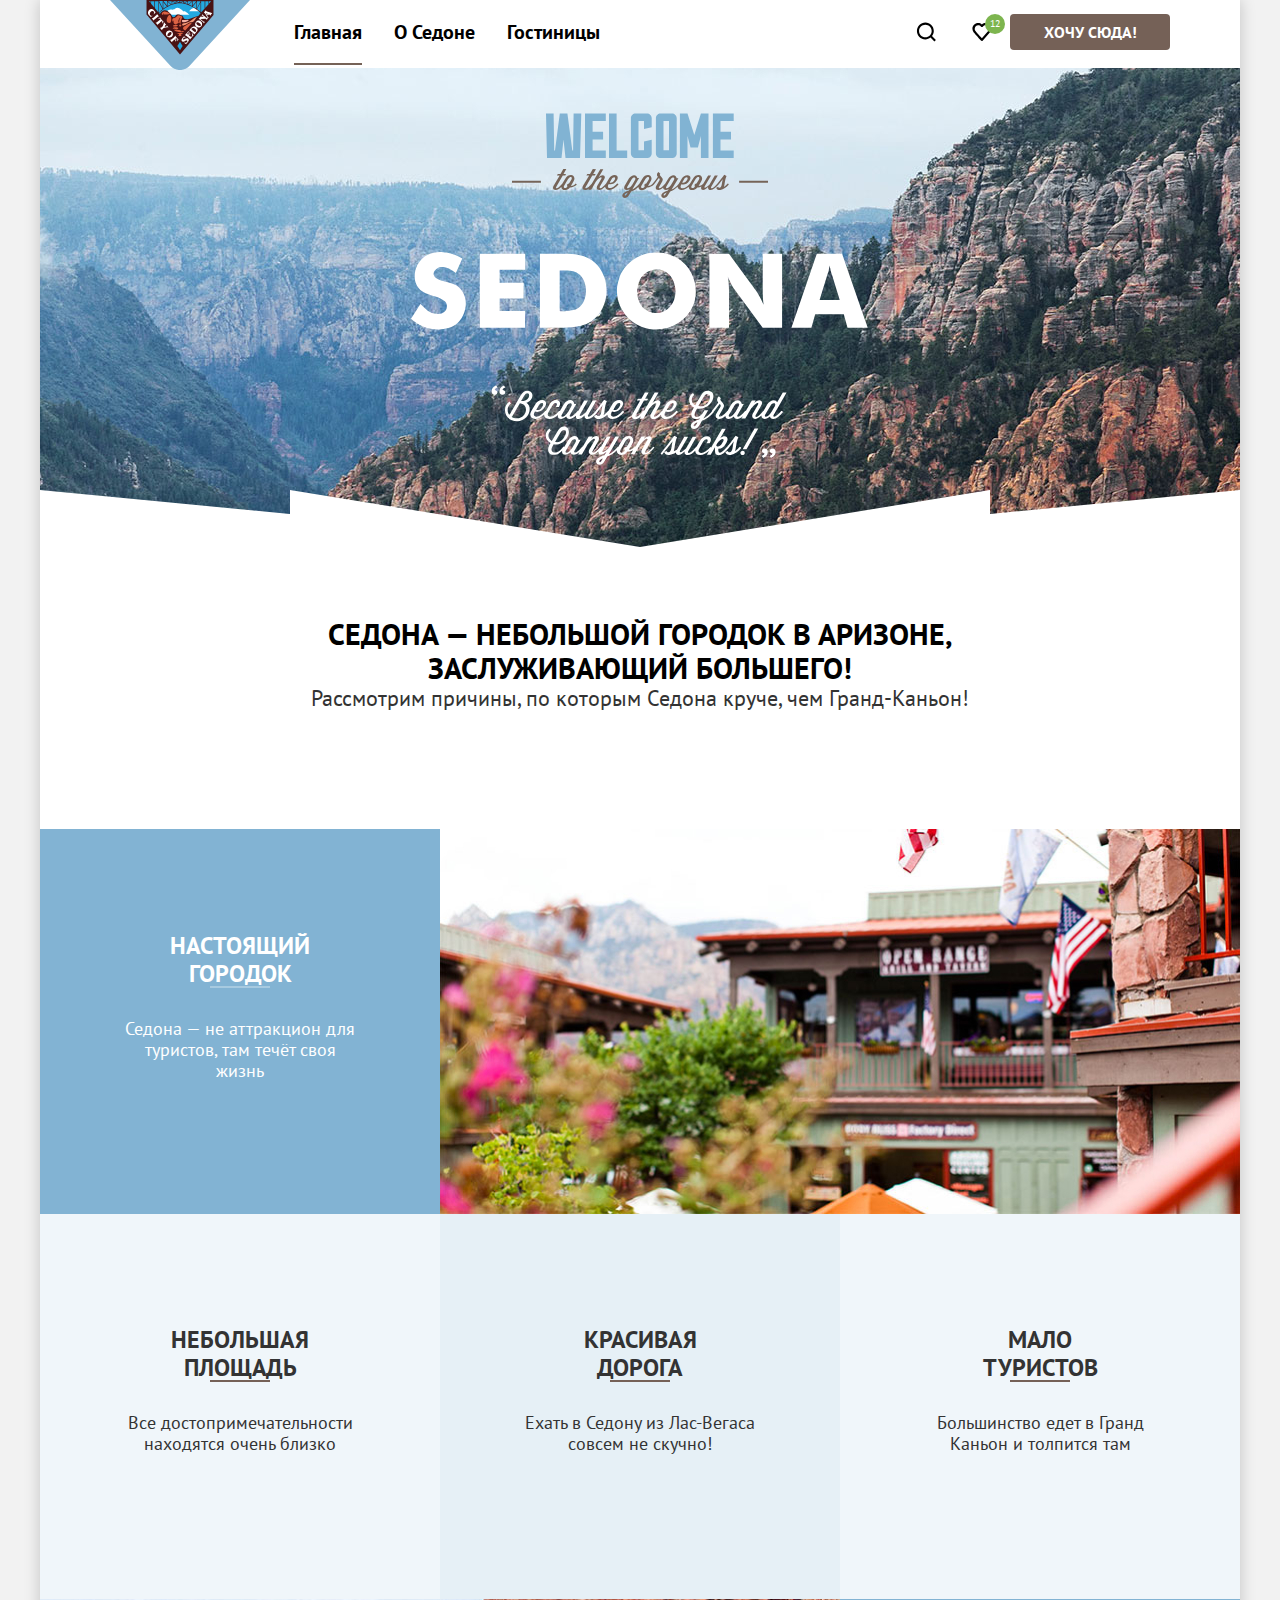
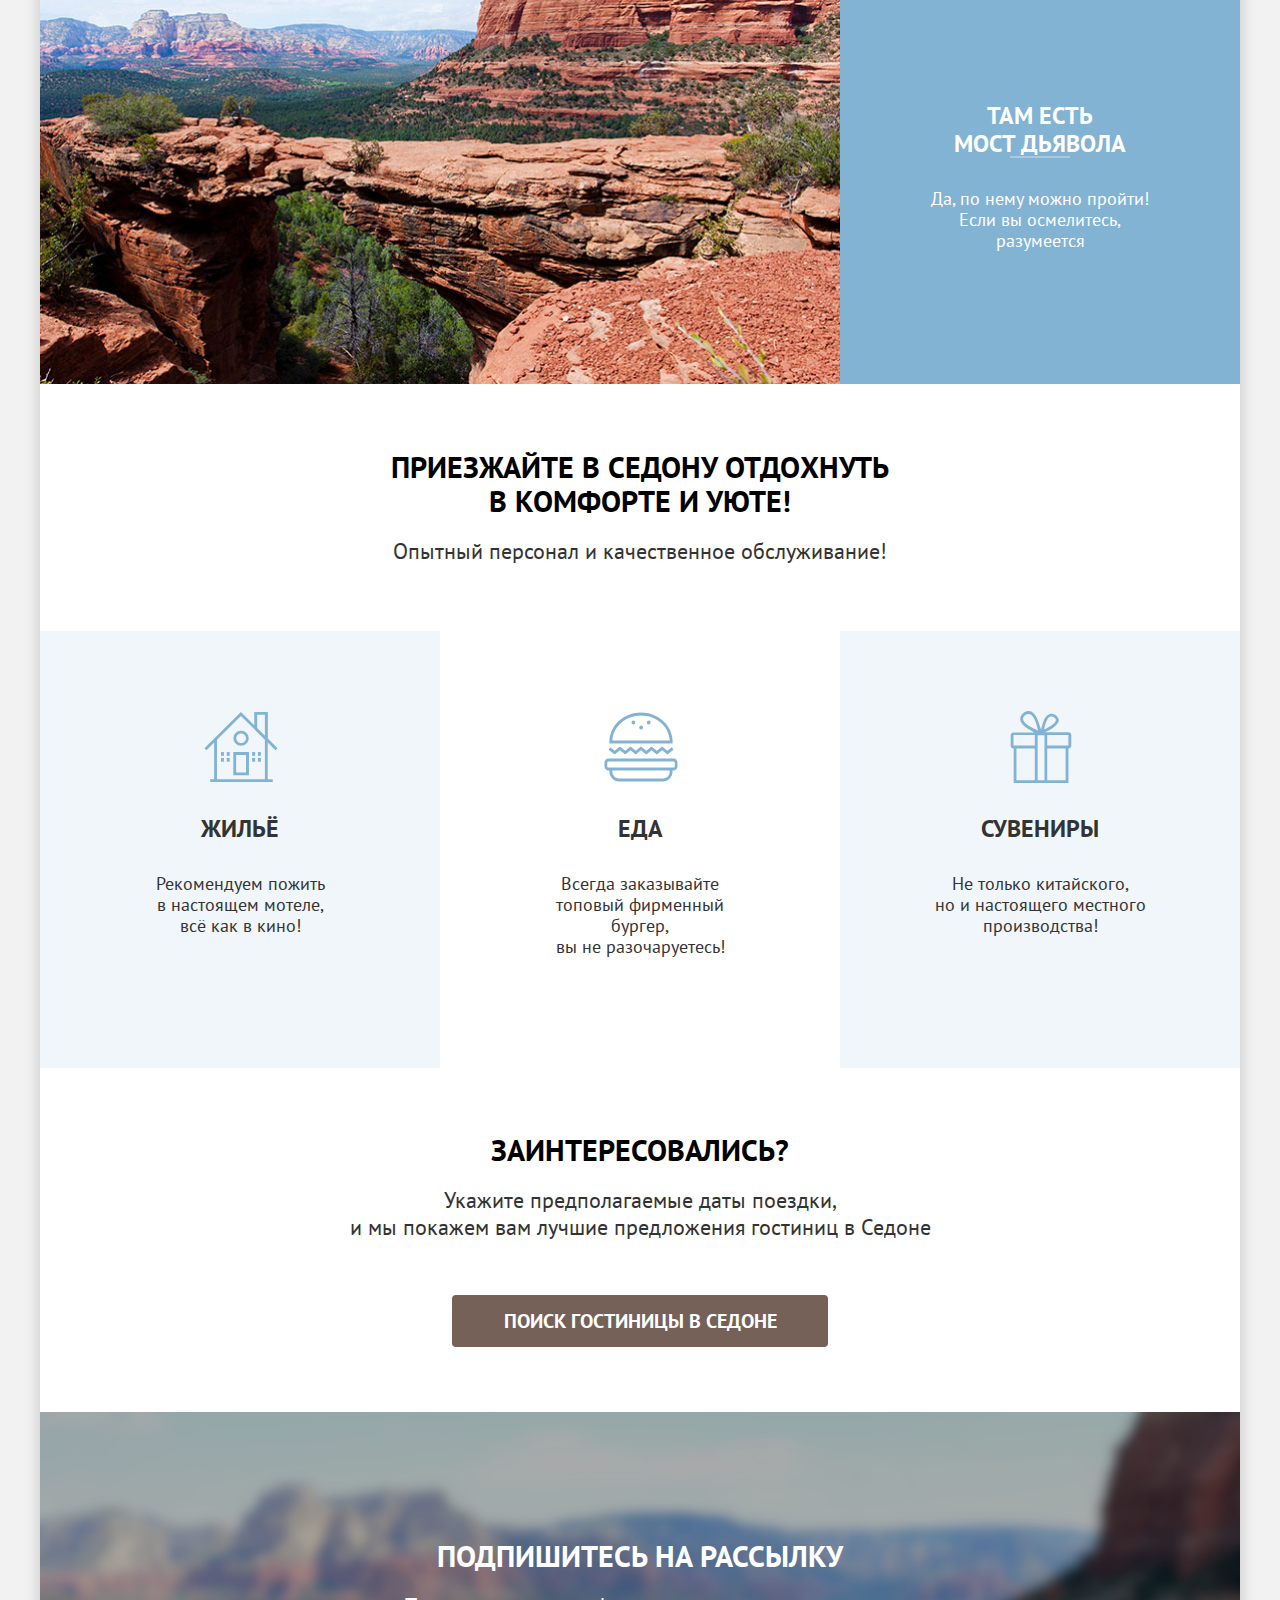
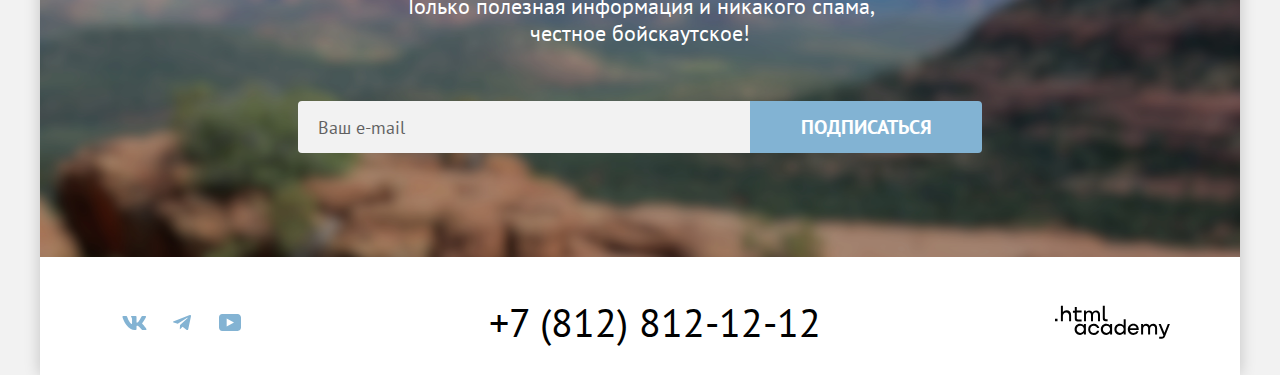
<file: index.html>
<!DOCTYPE html>
<html lang="ru">

<head>
  <meta charset="utf-8">
  <meta name="viewport" content="width=device-width, initial-scale=1.0">
  <title>City of Sedona</title>
  <link rel="icon" href="favicon.ico">
  <link rel="icon" sizes="32x32" type="images/ico" href="images/favicon.ico">
  <link rel=" stylesheet" href="css/style.css">
</head>

<body>
  <div class="wrapper">
    <header class="main-header" data-test="header">
      <a class="navigation-logo" href="index.html" aria-current="page">
        <img src="images/svg/logo-sedona.svg" width="140" height="70" alt="Логотип Седоны.">
      </a>
      <nav class="main-navigation">
        <ul class="navigation-list list-reset">
          <li class="navigation-item">
            <a class="navigation-link navigation-link-current" href="#">Главная</a>
          </li>
          <li class="navigation-item">
            <a class="navigation-link" href="#">О Седоне</a>
          </li>
          <li class="navigation-item">
            <a class="navigation-link" href="catalog.html">Гостиницы</a>
          </li>
        </ul>
        <ul class="user-menu list-reset">
          <li class="user-item">
            <a class="user-link user-link-search" href="#">
              <span class="visually-hidden">Поиск.</span>
            </a>
          </li>
          <li class="user-item">
            <a class="user-link user-link-favorite" href="#">
              <span class="visually-hidden">избранное.</span>
              <span class="user-link-favorites-num">12</span>
            </a>
          </li>
        </ul>
        <a class="navigation-button button" href="#">Хочу сюда!</a>
      </nav>
    </header>
    <main class="main main-index" data-test="main">
      <section class="hero" data-test="hero">
        <h1 class="visually-hidden">Сайт поиска гостиницы в Седоне.</h1>
        <figure class="hero-img">
          <img src="images/svg/welcome.svg" width="485" height="352" alt="Welcome to the gorgeous Sedona. Because the Grand Canyon sucks!">
        </figure>
      </section>
      <section class="advantages" data-test="advantages">
        <div class="advantages-vision">
          <h2 class="advantages-title page-title">Седона — небольшой городок в Аризоне, <br>заслуживающий большего!</h2>
          <p class="advantages-text page-text">Рассмотрим причины, по которым Седона круче, чем Гранд-Каньон!</p>
        </div>
        <ul class="advantages-list list-reset">
          <li class="advantages-item advantages-item-full">
            <div class="advantages-content card-info">
              <h3 class="advantages-subtitle block-title">Настоящий <br>городок</h3>
              <p class="advantages-description block-text">Седона — не аттракцион для туристов, там течёт своя <br> жизнь</p>
            </div>
            <figure class="advantages-img">
              <img src="images/realhouse.jpg" width="800" height="385" alt="фото здания в городе.">
            </figure>
          </li>
          <li class="advantages-item">
            <div class="advantages-content card-info">
              <h3 class="advantages-subtitle block-title">Небольшая <br>площадь</h3>
              <p class="advantages-description block-text">Все достопримечательности <br>находятся очень близко</p>
            </div>
          </li>
          <li class="advantages-item">
            <div class="advantages-content card-info">
              <h3 class="advantages-subtitle block-title">Красивая <br>дорога</h3>
              <p class="advantages-description block-text">Ехать в Седону из Лас-Вегаса <br>совсем не скучно!</p>
            </div>
          </li>
          <li class="advantages-item">
            <div class="advantages-content card-info">
              <h3 class="advantages-subtitle block-title">Мало <br>туристов</h3>
              <p class="advantages-description block-text">Большинство едет в Гранд <br>Каньон и толпится там</p>
            </div>
          </li>
          <li class="advantages-item advantages-item-full advantages-item-reverse">
            <div class="advantages-content card-info">
              <h3 class="advantages-subtitle block-title">Там есть <br>мост дьявола</h3>
              <p class="advantages-description block-text">Да, по нему можно пройти! <br>Если вы осмелитесь, <br>разумеется</p>
            </div>
            <figure class="advantages-img">
              <img src="images/rock.jpg" width="800" height="385" alt="Фото моста дьявола.">
            </figure>
          </li>
        </ul>
      </section>

      <section class="service">
        <div class="service-intro">
          <h2 class="service-title page-title">Приезжайте в Седону отдохнуть <br>в комфорте и уюте!</h2>
          <p class="service-text page-text">Опытный персонал и качественное обслуживание!</p>
        </div>
        <ul class="service-list list-reset">
          <li class="service-item service-item-house card-info">
            <h3 class="service-subtitle block-title">Жильё</h3>
            <p class="service-description block-text">Рекомендуем пожить в&nbsp;настоящем мотеле, <br>всё как в кино!</p>
          </li>
          <li class="service-item service-item-food card-info">
            <h3 class="service-subtitle block-title">Еда</h3>
            <p class="advantage-description block-text">Всегда заказывайте топовый&nbsp;фирменный бургер, <br>вы не разочаруетесь!</p>
          </li>
          <li class="service-item service-item-souvenirs card-info">
            <h3 class="service-subtitle block-title">Сувениры</h3>
            <p class="service-description block-text">Не только китайского, <br>но и настоящего местного <br>производства!</p>
          </li>
        </ul>
      </section>

      <section class="search" data-test="search">
        <h2 class="search-title page-title">Заинтересовались?</h2>
        <p class="search-text page-text">Укажите предполагаемые даты поездки,<br>и мы покажем вам лучшие предложения гостиниц в Седоне</p>
        <a class="search-button button" href="#">Поиск гостиницы в Седоне</a>
      </section>
      <section class="subscription subscription-home" data-test="subscription">
        <h2 class="subscription-title page-title">Подпишитесь на рассылку</h2>
        <p class="subscription-text page-text">Только полезная информация и никакого спама, <br>честное бойскаутское!</p>
        <form class="subscription-form" action="https://echo.htmlacademy.ru" method="POST">
          <label class="visually-hidden" for="e-mail">Ваш e-mail.</label>
          <input class="subscription-input field" id="e-mail" name="e-mail" placeholder="Ваш e-mail" required>
          <button class="subscription-button button button-light" type="submit">Подписаться</button>
        </form>
      </section>
    </main>

    <footer class="footer" data-test="footer">
      <ul class="footer-social social list-reset">
        <li class="social-item">
          <a class="social-link" href="https://vk.com/htmlacademy">
            <span class="visually-hidden">Вконтакте.</span>
            <svg aria-hidden="true" focusable="false" width="25" height="14" viewBox="0 0 25 14" fill="none" xmlns="http://www.w3.org/2000/svg">
              <path fill-rule="evenodd" clip-rule="evenodd" d="M23.95.95c.17-.55 0-.95-.8-.95h-2.62c-.67 0-.98.35-1.14.73 0 0-1.34 3.2-3.23 5.27-.61.6-.89.8-1.22.8-.17 0-.42-.2-.42-.74V.95c0-.66-.19-.95-.74-.95H9.65c-.42 0-.67.3-.67.6 0 .61.95.76 1.05 2.5v3.8c0 .84-.16.99-.5.99-.88 0-3.05-3.21-4.33-6.89-.25-.71-.5-1-1.17-1H1.4C.65 0 .5.35.5.73c0 .68.89 4.07 4.14 8.55C6.81 12.34 9.87 14 12.65 14c1.67 0 1.88-.37 1.88-1v-2.32c0-.73.16-.88.68-.88.4 0 1.06.2 2.62 1.67C19.61 13.22 19.9 14 20.9 14h2.63c.75 0 1.13-.37.91-1.1-.24-.72-1.09-1.77-2.22-3.02-.6-.7-1.53-1.47-1.8-1.86-.4-.49-.28-.7 0-1.14 0 0 3.2-4.43 3.53-5.93Z" fill="currentColor" />
            </svg>
          </a>
        </li>
        <li class="social-item">
          <a class="social-link" href="https://t.me/htmlacademy ">
            <span class="visually-hidden">Телеграм.</span>
            <svg aria-hidden="true" focusable="false" width="18" height="16" viewBox="0 0 18 16" fill="none" xmlns="http://www.w3.org/2000/svg">
              <path d="M16.79.1.84 6.25c-1.09.43-1.08 1.04-.2 1.31l4.1 1.28 9.47-5.98c.44-.27.85-.12.52.18L7.05 9.96l-.28 4.22c.41 0 .6-.19.83-.41l1.99-1.93 4.13 3.05c.77.42 1.31.2 1.5-.7l2.72-12.8c.28-1.12-.43-1.62-1.16-1.3Z" fill="currentColor" />
            </svg>
          </a>
        </li>
        <li class="social-item">
          <a class="social-link" href="https://www.youtube.com/user/htmlacademyru">
            <span class="visually-hidden">YouTube.</span>
            <svg aria-hidden="true" focusable="false" width="22" height="17" viewBox="0 0 22 17" fill="none" xmlns="http://www.w3.org/2000/svg">
              <path d="M18.6 0H3.18C1.31 0 0 1.6 0 3.4v10.1C0 15.4 1.31 17 3.17 17h15.66c1.64 0 3.17-1.6 3.17-3.4V3.4C21.78 1.6 20.47 0 18.6 0ZM7.67 12.54V4.46L15 8.5l-7.33 4.04Z" fill="currentColor" />
            </svg>
          </a>
        </li>
      </ul>
      <a class="footer-phone" href="tel:78128121212#">+7 (812) 812-12-12</a>
      <a class="htmlacademy" href="https://htmlacademy.ru/" aria-label="Ссылка на сайт htmlacademy.">
        <svg width="115" height="34" viewBox="0 0 115 34" fill="none" xmlns="http://www.w3.org/2000/svg">
          <path d="M0 13.72v2.6h2.5v-2.6H0ZM11.6 5.32c-1.6 0-2.8.7-3.6 1.7h-.1V.82h-2v15.5h2v-5.3c0-2.1 1.3-3.6 3.3-3.6 1.8 0 2.9 1.4 2.9 3.2v5.7h2v-6.1c.1-3-1.8-4.9-4.5-4.9ZM26.6 5.62h-4.8v-3.7h-2v3.8h-1.9v2h1.9v6c0 1.7 1 2.7 2.7 2.7h4.1v-2h-3.7c-.7 0-1.1-.4-1.1-1.1v-5.7h4.8v-2ZM41.1 5.42c-1.6 0-2.9.8-3.5 2.1h-.1c-.6-1.2-1.8-2.1-3.4-2.1-1.4 0-2.5.8-3.1 1.8h-.1v-1.6H29v10.6h2v-5.4c0-2 1-3.5 2.6-3.5 1.5 0 2.4 1 2.4 2.6v6.3h2v-5.6c0-2.4 1.4-3.3 2.6-3.3 1.5 0 2.4 1 2.4 2.6v6.3h2v-6.5c.1-2.5-1.4-4.3-3.9-4.3ZM47.8 13.52c0 1.7 1 2.7 2.8 2.7h2v-2h-1.7c-.7 0-1.1-.4-1.1-1.1V.82h-2v12.7ZM28.9 20.52c-.9-1.1-2.2-1.8-3.9-1.8-3.1 0-5.4 2.3-5.4 5.6s2.3 5.6 5.4 5.6c1.8 0 3-.8 3.8-1.9h.1v1.6h2v-10.6h-2v1.5Zm-3.6 7.4c-2.2 0-3.6-1.6-3.6-3.6s1.4-3.6 3.6-3.6 3.6 1.6 3.6 3.6c0 1.9-1.4 3.6-3.6 3.6ZM44.2 22.82c-.5-2.4-2.6-4.1-5.4-4.1a5.4 5.4 0 0 0-5.6 5.6c0 3.1 2.2 5.6 5.6 5.6 2.8 0 4.9-1.8 5.4-4.2h-2.1a3.4 3.4 0 0 1-3.3 2.3c-2.2 0-3.6-1.6-3.6-3.6s1.4-3.6 3.6-3.6c1.6 0 2.8 1 3.3 2.2h2.1v-.2ZM55.1 20.52c-.9-1.1-2.2-1.8-3.9-1.8-3.1 0-5.4 2.3-5.4 5.6s2.3 5.6 5.4 5.6c1.8 0 3-.8 3.8-1.9h.1v1.6h2v-10.6h-2v1.5Zm-3.6 7.4c-2.2 0-3.6-1.6-3.6-3.6s1.4-3.6 3.6-3.6 3.6 1.6 3.6 3.6c0 1.9-1.5 3.6-3.6 3.6ZM68.7 20.62c-.9-1.1-2.2-1.9-3.9-1.9-3.1 0-5.4 2.3-5.4 5.6s2.2 5.6 5.4 5.6c1.7 0 3-.8 3.8-1.8h.1v1.5h2v-15.4h-2v6.4Zm-3.6 7.3c-2.2 0-3.6-1.6-3.6-3.6s1.4-3.6 3.6-3.6 3.6 1.6 3.6 3.6c-.1 2-1.5 3.6-3.6 3.6ZM78.3 18.72c-3.3 0-5.5 2.5-5.5 5.6 0 3 2.1 5.6 5.5 5.6 2.5 0 4.5-1.3 5.2-3.6h-2.1c-.5 1-1.6 1.6-3 1.6-1.9 0-3.3-1.3-3.4-2.9h8.8c.2-3.6-2-6.3-5.5-6.3Zm0 1.9c1.7 0 3 1 3.3 2.6h-6.5c.3-1.5 1.5-2.6 3.2-2.6ZM98.2 18.72c-1.6 0-2.9.8-3.6 2h-.1c-.6-1.2-1.8-2-3.4-2-1.4 0-2.5.7-3.1 1.8v-1.5h-1.9v10.6h2v-5.4c0-2 1-3.4 2.6-3.5 1.5 0 2.4 1 2.4 2.6v6.3h2v-5.6c0-2.4 1.4-3.3 2.6-3.3 1.5 0 2.4 1 2.4 2.6v6.3h2v-6.5c.1-2.6-1.4-4.4-3.9-4.4ZM109.4 27.82l-3.6-8.9h-2.2l4.8 11.6c-.3.9-.7 1.2-1.7 1.2h-2.5v2h2.5c1.8 0 2.8-.8 3.5-2.6l4.7-12.2h-2.1l-3.4 8.9Z" fill="currentColor" />
        </svg>
      </a>
    </footer>
  </div>
  <div class="modal-container modal-container-close">
    <div class="modal modal-search">
      <button class="modal-close-button" type="button">
        <span class="visually-hidden">Закрыть.</span>
      </button>
      <section class="modal-content">
        <h2 class="modal-title page-title">Поиск гостиницы в Седоне</h2>
        <form class="modal-form" action="https://echo.htmlacademy.ru/" method="get">
          <label class="modal-label modal-label-arrival" for="arrival-date">Дата Заезда:</label>
          <div class="modal-input-wrapper">
            <input class="modal-input-date page-input field" type="text" id="arrival-date" value="27 апреля 2020" name="arrival-date" placeholder="Укажите дату" pattern="[0-9]{1,2}\s[А-Яа-я]{3,8}\s[0-9]{4}" title="Введите дату в формате - 27 сентября 2020" required>
            <span class="modal-input-info modal-input-info-invalid">Мы не можем отправить вас в прошлое.</span>
          </div>
          <label class="modal-label modal-label-departure" for="departure-date">Дата Выезда:</label>
          <div class="modal-input-wrapper">
            <input class="modal-input-date page-input field" type="text" id="departure-date" value="1 сентября 2023" name="departure-date" placeholder="Укажите дату" pattern="[0-9]{1,2}\s[А-Яа-я]{3,8}\s[0-9]{4}" title="Введите дату в формате - 27 сентября 2020" required>
            <span class="modal-input-info modal-input-info-valid">На эти даты есть свободные номера. Пока есть.</span>
          </div>
          <label class="modal-label modal-label-adults" for="adults">Взрослые:</label>
          <div class="modal-number-wrapper">
            <button class="modal-btn-math modal-btn-minus" type="button" aria-label="уменьшить количество">
              <span class="sign sign-minus"></span>
            </button>
            <input class="modal-input-number page-input field" type="number" id="adults" name="adults" value="2" step="1" min="1" max="99">
            <button class="modal-btn-math modal-btn-plus" type="button" aria-label="увеличить количество">
              <span class="sign sign-plus"></span>
            </button>
          </div>
          <div class="modal-label-children">
            <label class="modal-label" for="children">Дети:</label>
            <span class="tooltip">
              <button class="tooltip-toggle" type="button" aria-labelledby="tooltip-label-children">
                <svg class="tooltip-icon" width="26" height="26" viewBox="0 0 26 26" fill="none" xmlns="http://www.w3.org/2000/svg">
                  <circle cx="13" cy="13" r="13" fill="#83B3D3" />
                  <path fill-rule="evenodd" clip-rule="evenodd" d="M12 7h2v2h-2V7Zm2 12h-2v-9h2v9Z" fill="#fff" />
                </svg>
              </button>
              <span class="tooltip-text" role="tooltip" id="tooltip-label-children">
                Укажите количество детей, которые будут с вами, возраст которых от 6 до 18 лет. Дети до 6 лет размещаются бесплатно.</span>
            </span>
          </div>
          <div class="modal-number-wrapper">
            <button class="modal-btn-math modal-btn-minus" type="button" aria-label="уменьшить количество">
              <span class="sign sign-minus"></span>
            </button>
            <input class="modal-input-number page-input field" type="number" id="children" name="children" value="2" step="1" min="0" max="99">
            <button class="modal-btn-math modal-btn-plus" type="button" aria-label="увеличить количество">
              <span class="sign sign-plus"></span>
            </button>
          </div>
          <button class="modal-submit-button button button-light" type="submit">Найти</button>
        </form>
      </section>
    </div>
  </div>
</body>

</html>
</file>
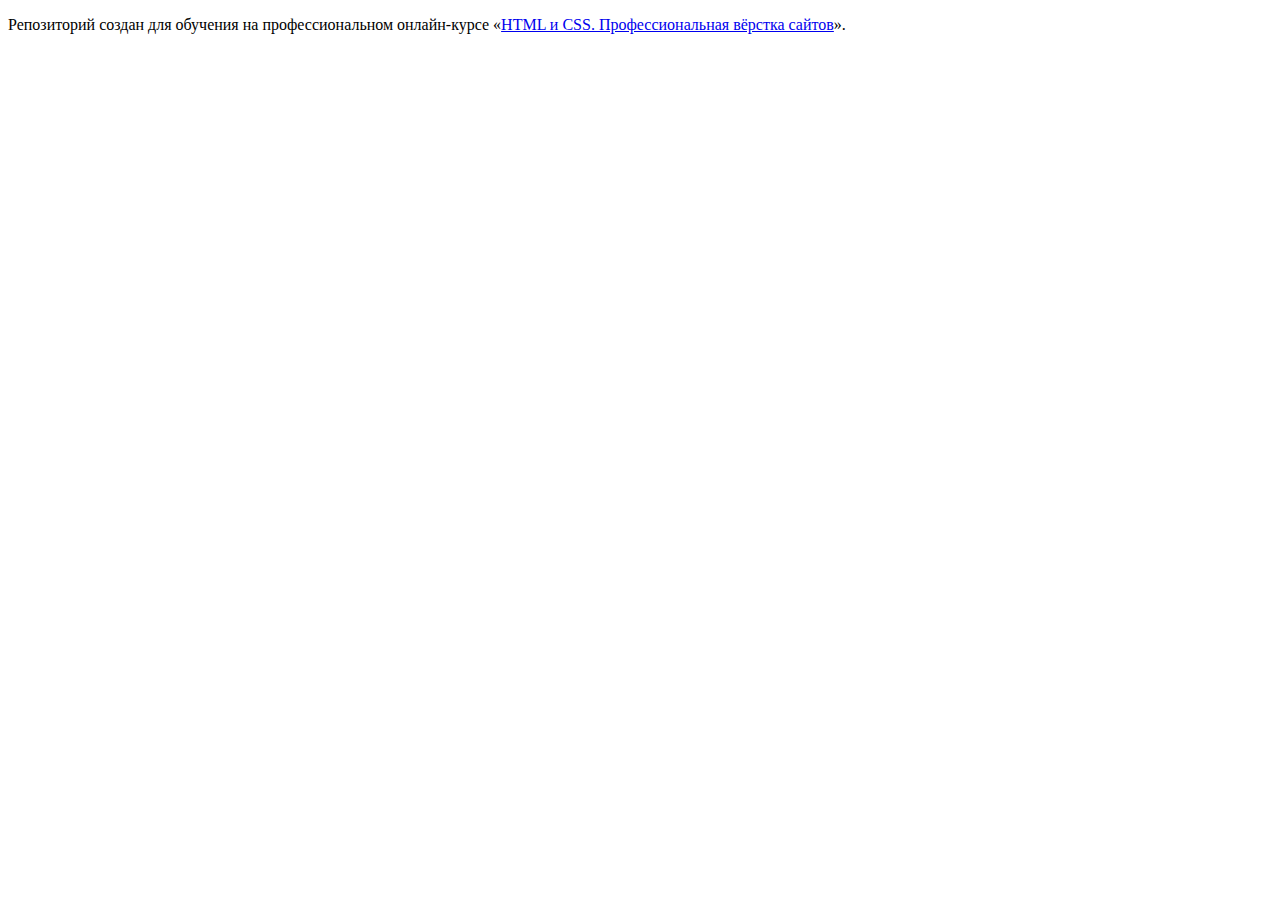
<file: master/index.html>
<!DOCTYPE html>
<html lang="ru">
  <head>
    <meta charset="utf-8">
    <title>HTML Academy: Седона</title>
    <base href="https://htmlacademy-htmlcss.github.io/1252619-sedona-38/master/">
</head>
  <body>

    <p>Репозиторий создан для обучения на профессиональном онлайн‑курсе «<a href="https://htmlacademy.ru/intensive/htmlcss">HTML и CSS. Профессиональная вёрстка сайтов</a>».</p>

  </body>
</html>
</file>
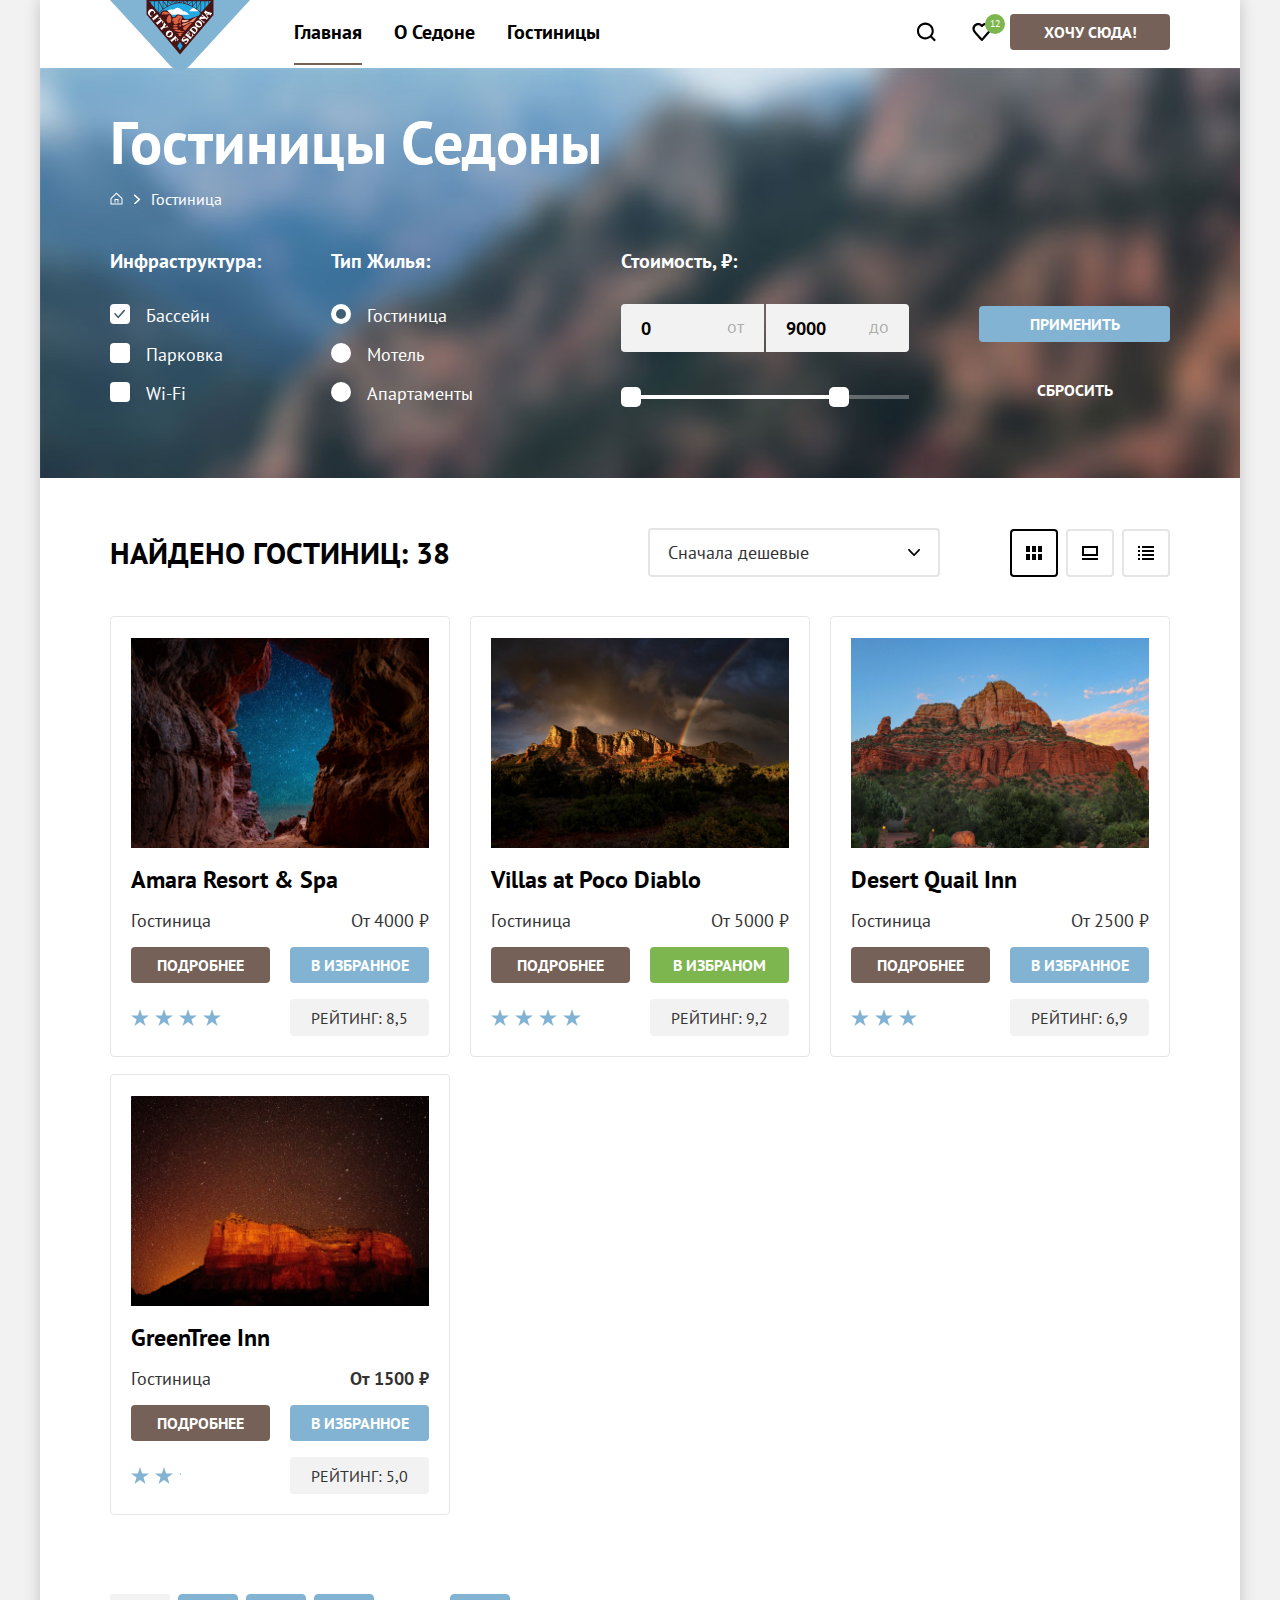
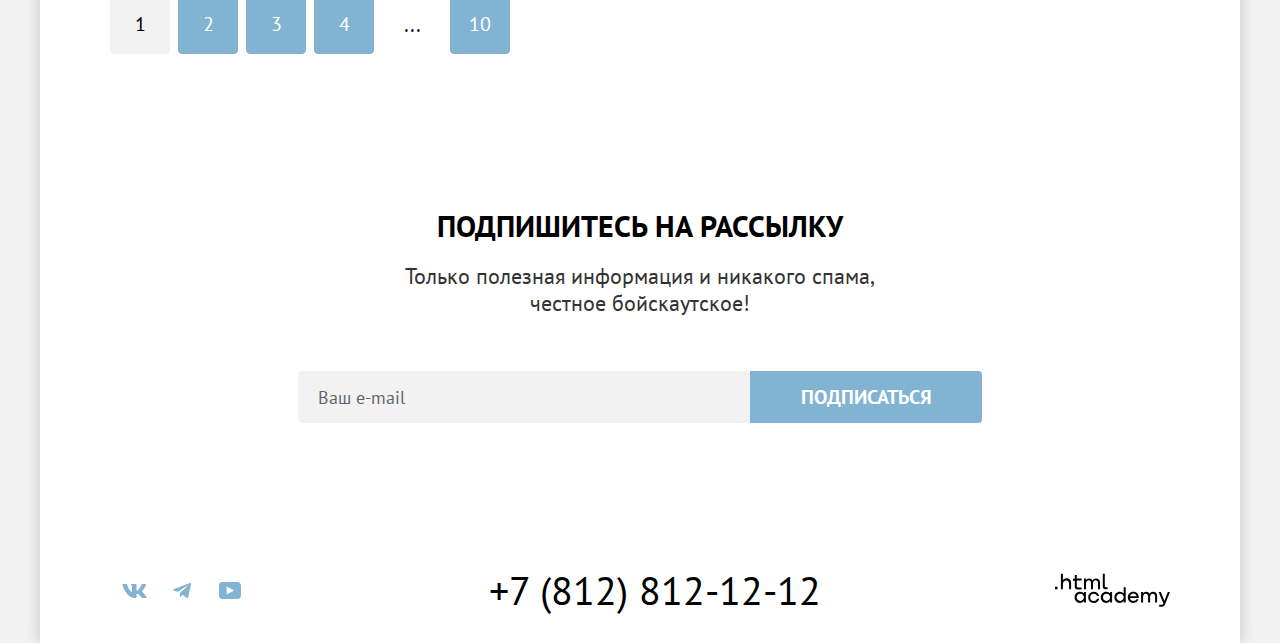
<file: catalog.html>
<!DOCTYPE html>
<html lang="ru">

<head>
  <meta charset="utf-8">
  <meta name="viewport" content="width=device-width, initial-scale=1.0">
  <title>City of Sedona</title>
  <link rel="icon" href="favicon.ico">
  <link rel="icon" sizes="32x32" type="images/ico" href="images/favicon.ico">
  <link rel="stylesheet" href="css/style.css">

</head>

<body>
  <div class="wrapper">
    <header class="main-header" data-test="header">
      <a class="navigation-logo" href="index.html">
        <img src="images/svg/logo-sedona.svg" width="140" height="70" alt="Логотип Седоны.">
      </a>
      <nav class="main-navigation">
        <ul class="navigation-list list-reset">
          <li class="navigation-item">
            <a class="navigation-link navigation-link-current " href="#">Главная</a>
          </li>
          <li class="navigation-item">
            <a class="navigation-link" href="#">О Седоне</a>
          </li>
          <li class="navigation-item">
            <a class="navigation-link" href="catalog.html">Гостиницы</a>
          </li>
        </ul>
        <ul class="user-menu list-reset">
          <li class="user-item">
            <a class="user-link user-link-search" href="#">
              <span class="visually-hidden">Поиск.</span>
            </a>
          </li>
          <li class="user-item">
            <a class="user-link user-link-favorite" href="#">
              <span class="visually-hidden">избранное.</span>
              <span class="user-link-favorites-num">12</span>
            </a>
          </li>
        </ul>
        <a class="navigation-button button" href="#">Хочу сюда!</a>
      </nav>
    </header>

    <main class="main main-catalog" data-test="main">
      <section class="filter">
        <header class="filter-header">
          <h1 class="filter-main-title">Гостиницы Седоны</h1>
          <ol class="breadcrumbs list-reset">
            <li class="breadcrumbs-item">
              <a class="breadcrumbs-link breadcrumbs-link-home" href="index.html">
                <span class="visually-hidden">Главная.</span>
              </a>
            </li>
            <li class="breadcrumbs-item">
              <span class="breadcrumbs-link breadcrumbs-link-current" aria-current="page">Гостиница</span>
            </li>
          </ol>
        </header>

        <div class="filter-container" data-test="filter">
          <h2 class="visually-hidden">Список гостиниц с фильтрами.</h2>
          <form class="filter-form" action="https://echo.htmlacademy.ru/" method="get">
            <fieldset class="filter-group filter-group-check">
              <legend class="filter-name">Инфраструктура:</legend>
              <ul class="filter-list control-list list-reset">
                <li class="control-item">
                  <label class="control-label" for="pool">
                    <input class="control-input" id="pool" type="checkbox" name="pool" checked>
                    <span class="control-text">Бассейн</span>
                  </label>
                </li>
                <li class="control-item">
                  <label class="control-label" for="parking">
                    <input class="control-input" id="parking" type="checkbox" name="pool">
                    <span class="control-text">Парковка</span>
                  </label>
                </li>
                <li class="control-item">
                  <label class="control-label" for="Wi-Fi">
                    <input class="control-input" id="Wi-Fi" type="checkbox" name="pool">
                    <span class="control-text">Wi-Fi</span>
                  </label>
                </li>
              </ul>
            </fieldset>
            <fieldset class="filter-group filter-group-radio">
              <legend class="filter-name">Тип Жилья:</legend>
              <ul class="filter-list control-list list-reset">
                <li class="control-item">
                  <label class="control-label" for="hotel1">
                    <input class="control-input" type="radio" id="hotel1" name="hotel-group" value="hotel" checked>
                    <span class="control-text">Гостиница</span>
                  </label>
                </li>
                <li class="control-item">
                  <label class="control-label" for="motel">
                    <input class="control-input" type="radio" id="motel" name="hotel-group" value="motel">
                    <span class="control-text">Мотель</span>
                  </label>
                </li>
                <li class="control-item">
                  <label class="control-label" for="appartament">
                    <input class="control-input" type="radio" id="appartament" name="hotel-group" value="appartament">
                    <span class="control-text">Апартаменты</span>
                  </label>
                </li>
              </ul>
            </fieldset>
            <fieldset class="filter-group filter-group-range">
              <legend class="filter-name filter-cost">Стоимость, ₽:</legend>
              <div class="range">
                <div class="range-input-container">
                  <div class="range-item">
                    <input class="range-input range-input-min field" id="min-price" name="min-price" type="number" placeholder="0" value="0" min="0" max="9000">
                    <label for="min-price">от</label>
                  </div>
                  <div class="range-item">
                    <input class="range-input range-input-max field" id="max-price" name="max-price" type="number" placeholder="9000" value="9000" min="1" max="9000">
                    <label for="max-price">до</label>
                  </div>
                </div>
                <div class="range-scale">
                  <div class="range-bar" style="left: 0; right: 21%;">
                    <button class="range-toggle-btn range-toggle-btn-min" type="button">
                      <span class="visually-hidden">Изменить минимальную цену.</span>
                    </button>
                    <button class="range-toggle-btn range-toggle-btn-max" type="button">
                      <span class="visually-hidden">Изменить максимальную цену.</span>
                    </button>
                  </div>
                </div>
              </div>
            </fieldset>
            <fieldset class="filter-group filter-buttons">
              <button class="filter-submit button button-light" type="submit">Применить</button>
              <button class="filter-reset button button-transparent" type="reset">Сбросить</button>
            </fieldset>
          </form>
        </div>
      </section>

      <section class="catalog" data-test="catalog">
        <div class="results-sorting">
          <h2 class="results-title page-title">Найдено гостиниц: 38</h2>
          <select class="results-select" name="sorting" aria-label="Сортировка.">
            <option value="cheap">Сначала дешевые</option>
            <option value="popular">Сначала популярные</option>
            <option value="expensive">Сначала дорогие</option>
          </select>

          <ul class="catalog-view view list-reset">
            <li class="view-type">
              <a class="view-link view-link-tile view-link-active view-link-current" href="#">
                <span class="visually-hidden">Показать плитками.</span>
              </a>
            </li>
            <li class="view-type">
              <a class="view-link view-link-slideshow" href="#">
                <span class="visually-hidden">Показать слайдами.</span>
              </a>
            </li>
            <li class="view-type">
              <a class="view-link view-link-list" href="#">
                <span class="visually-hidden">Показать списком.</span>
              </a>
            </li>
          </ul>
        </div>
        <div class="hotel-product">
          <ul class="hotel-list list-reset">
            <li class="hotel-card">
              <a class="hotel-card-link" href="#">
                <img class="hotel-image-link" src="images/hotel1.jpg" alt="Отель звездное небо." width="300" height="212">
                <h3 class="hotel-card-title">Amara Resort &amp; Spa</h3>
              </a>
              <p class="hotel-text hotel-text-type">Гостиница</p>
              <p class="hotel-text hotel-card-price">От 4000 ₽</p>
              <a class="hotel-button-more button" href="#">Подробнее</a>
              <button class="hotel-favorites button button-light" type="button">В избранное</button>
              <p class="hotel-rating-star hotel-rating-star-4">
                <span class="visually-hidden">4 звезды из 5.</span>
              </p>
              <p class="hotel-rating-text">Рейтинг: 8,5</p>
            </li>

            <li class="hotel-card">
              <a class="hotel-card-link" href="#">
                <img class="hotel-image-link" src="images/hotel2.jpg" alt="Отель и радуги." width="300" height="212">
                <h3 class="hotel-card-title">Villas at Poco Diablo</h3>
              </a>
              <p class="hotel-text hotel-text-type">Гостиница</p>
              <p class="hotel-text hotel-card-price">От 5000 ₽</p>
              <a class="hotel-button-more button" href="#">Подробнее</a>
              <button class="hotel-favorites hotel-favorites-active button button-light" type="button">В избраном</button>
              <p class="hotel-rating-star hotel-rating-star-4">
                <span class="visually-hidden">4 звезды из 5.</span>
              </p>
              <p class="hotel-rating-text">Рейтинг: 9,2</p>
            </li>
            <li class="hotel-card">
              <a class="hotel-card-link" href="#">
                <img class="hotel-image-link" src="images/hotel3.jpg" alt="Отель на фоне." width="300" height="212">
                <h3 class="hotel-card-title">Desert Quail Inn</h3>
              </a>
              <p class="hotel-text hotel-text-type">Гостиница</p>
              <p class="hotel-text hotel-card-price">От 2500 ₽</p>
              <a class="hotel-button-more button" href="#">Подробнее</a>
              <button class="hotel-favorites button button-light" type="button">В избранное</button>
              <p class="hotel-rating-star hotel-rating-star-3">
                <span class="visually-hidden">3 звезды из 5.</span>
              </p>
              <p class="hotel-rating-text">Рейтинг: 6,9</p>
            </li>

            <li class="hotel-card">
              <a class="hotel-card-link" href="#">
                <img class="hotel-image-link" src="images/hotel4.jpg" alt="Отель Ночное небо." width="300" height="212">
                <h3 class="hotel-card-title">GreenTree Inn</h3>
              </a>
              <p class="hotel-text hotel-text-type">Гостиница</p>
              <b class="hotel-text hotel-card-price">От 1500 ₽</b>
              <a class="hotel-button-more button" href="#">Подробнее</a>
              <button class="hotel-favorites button button-light" type="button">В избранное</button>
              <p class="hotel-rating-star hotel-rating-star-2">
                <span class="visually-hidden">2 звезды из 5.</span>
              </p>
              <p class="hotel-rating-text">Рейтинг: 5,0</p>
            </li>
          </ul>

          <ul class="pagination list-reset">
            <li class="pagination-item">
              <a class="pagination-link pagination-link-current" href="#" aria-current="page">1</a>
            </li>
            <li class="pagination-item">
              <a class="pagination-link" href="#">2</a>
            </li>
            <li class="pagination-item">
              <a class="pagination-link" href="#">3</a>
            </li>
            <li class="pagination-item">
              <a class="pagination-link" href="#">4</a>
            </li>
            <li class="pagination-item">
              <a class="pagination-link pagination-link-more" href="#" aria-label="Открыть следуюище страницы.">...</a>
            </li>
            <li class="pagination-item">
              <a class="pagination-link" href="#">10</a>
            </li>
          </ul>
        </div>

      </section>

      <section class="subscription-catalog" data-test="subscription">
        <h2 class="subscription-title page-title">Подпишитесь на рассылку</h2>
        <p class="subscription-text page-text">Только полезная информация и никакого спама, <br>честное бойскаутское!</p>
        <form class="subscription-form" action="https://echo.htmlacademy.ru" method="POST">
          <label class="visually-hidden" for="e-mail">Ваш e-mail.</label>
          <input class="subscription-input field" id="e-mail" name="e-mail" placeholder="Ваш e-mail" required>
          <button class="subscription-button button button-light" type="submit">Подписаться</button>
        </form>
      </section>
    </main>

    <footer class="footer-catalog" data-test="footer">
      <ul class="footer-social social list-reset">
        <li class="social-item">
          <a class="social-link" href="https://vk.com/htmlacademy">
            <span class="visually-hidden">Вконтакте.</span>
            <svg aria-hidden="true" focusable="false" width="25" height="14" viewBox="0 0 25 14" fill="none" xmlns="http://www.w3.org/2000/svg">
              <path fill-rule="evenodd" clip-rule="evenodd" d="M23.95.95c.17-.55 0-.95-.8-.95h-2.62c-.67 0-.98.35-1.14.73 0 0-1.34 3.2-3.23 5.27-.61.6-.89.8-1.22.8-.17 0-.42-.2-.42-.74V.95c0-.66-.19-.95-.74-.95H9.65c-.42 0-.67.3-.67.6 0 .61.95.76 1.05 2.5v3.8c0 .84-.16.99-.5.99-.88 0-3.05-3.21-4.33-6.89-.25-.71-.5-1-1.17-1H1.4C.65 0 .5.35.5.73c0 .68.89 4.07 4.14 8.55C6.81 12.34 9.87 14 12.65 14c1.67 0 1.88-.37 1.88-1v-2.32c0-.73.16-.88.68-.88.4 0 1.06.2 2.62 1.67C19.61 13.22 19.9 14 20.9 14h2.63c.75 0 1.13-.37.91-1.1-.24-.72-1.09-1.77-2.22-3.02-.6-.7-1.53-1.47-1.8-1.86-.4-.49-.28-.7 0-1.14 0 0 3.2-4.43 3.53-5.93Z" fill="currentColor" />
            </svg>
          </a>
        </li>
        <li class="social-item">
          <a class="social-link" href="https://t.me/htmlacademy ">
            <span class="visually-hidden">Телеграм.</span>
            <svg aria-hidden="true" focusable="false" width="18" height="16" viewBox="0 0 18 16" fill="none" xmlns="http://www.w3.org/2000/svg">
              <path d="M16.79.1.84 6.25c-1.09.43-1.08 1.04-.2 1.31l4.1 1.28 9.47-5.98c.44-.27.85-.12.52.18L7.05 9.96l-.28 4.22c.41 0 .6-.19.83-.41l1.99-1.93 4.13 3.05c.77.42 1.31.2 1.5-.7l2.72-12.8c.28-1.12-.43-1.62-1.16-1.3Z" fill="currentColor" />
            </svg>
          </a>
        </li>
        <li class="social-item">
          <a class="social-link" href="https://www.youtube.com/user/htmlacademyru">
            <span class="visually-hidden">YouTube.</span>
            <svg aria-hidden="true" focusable="false" width="22" height="17" viewBox="0 0 22 17" fill="none" xmlns="http://www.w3.org/2000/svg">
              <path d="M18.6 0H3.18C1.31 0 0 1.6 0 3.4v10.1C0 15.4 1.31 17 3.17 17h15.66c1.64 0 3.17-1.6 3.17-3.4V3.4C21.78 1.6 20.47 0 18.6 0ZM7.67 12.54V4.46L15 8.5l-7.33 4.04Z" fill="currentColor" />
            </svg>
          </a>
        </li>
      </ul>
      <a class="footer-phone" href="tel:78128121212#">+7 (812) 812-12-12</a>
      <a class="htmlacademy" href="https://htmlacademy.ru/" aria-label="Ссылка на сайт htmlacademy.">
        <svg width="115" height="34" viewBox="0 0 115 34" fill="none" xmlns="http://www.w3.org/2000/svg">
          <path d="M0 13.72v2.6h2.5v-2.6H0ZM11.6 5.32c-1.6 0-2.8.7-3.6 1.7h-.1V.82h-2v15.5h2v-5.3c0-2.1 1.3-3.6 3.3-3.6 1.8 0 2.9 1.4 2.9 3.2v5.7h2v-6.1c.1-3-1.8-4.9-4.5-4.9ZM26.6 5.62h-4.8v-3.7h-2v3.8h-1.9v2h1.9v6c0 1.7 1 2.7 2.7 2.7h4.1v-2h-3.7c-.7 0-1.1-.4-1.1-1.1v-5.7h4.8v-2ZM41.1 5.42c-1.6 0-2.9.8-3.5 2.1h-.1c-.6-1.2-1.8-2.1-3.4-2.1-1.4 0-2.5.8-3.1 1.8h-.1v-1.6H29v10.6h2v-5.4c0-2 1-3.5 2.6-3.5 1.5 0 2.4 1 2.4 2.6v6.3h2v-5.6c0-2.4 1.4-3.3 2.6-3.3 1.5 0 2.4 1 2.4 2.6v6.3h2v-6.5c.1-2.5-1.4-4.3-3.9-4.3ZM47.8 13.52c0 1.7 1 2.7 2.8 2.7h2v-2h-1.7c-.7 0-1.1-.4-1.1-1.1V.82h-2v12.7ZM28.9 20.52c-.9-1.1-2.2-1.8-3.9-1.8-3.1 0-5.4 2.3-5.4 5.6s2.3 5.6 5.4 5.6c1.8 0 3-.8 3.8-1.9h.1v1.6h2v-10.6h-2v1.5Zm-3.6 7.4c-2.2 0-3.6-1.6-3.6-3.6s1.4-3.6 3.6-3.6 3.6 1.6 3.6 3.6c0 1.9-1.4 3.6-3.6 3.6ZM44.2 22.82c-.5-2.4-2.6-4.1-5.4-4.1a5.4 5.4 0 0 0-5.6 5.6c0 3.1 2.2 5.6 5.6 5.6 2.8 0 4.9-1.8 5.4-4.2h-2.1a3.4 3.4 0 0 1-3.3 2.3c-2.2 0-3.6-1.6-3.6-3.6s1.4-3.6 3.6-3.6c1.6 0 2.8 1 3.3 2.2h2.1v-.2ZM55.1 20.52c-.9-1.1-2.2-1.8-3.9-1.8-3.1 0-5.4 2.3-5.4 5.6s2.3 5.6 5.4 5.6c1.8 0 3-.8 3.8-1.9h.1v1.6h2v-10.6h-2v1.5Zm-3.6 7.4c-2.2 0-3.6-1.6-3.6-3.6s1.4-3.6 3.6-3.6 3.6 1.6 3.6 3.6c0 1.9-1.5 3.6-3.6 3.6ZM68.7 20.62c-.9-1.1-2.2-1.9-3.9-1.9-3.1 0-5.4 2.3-5.4 5.6s2.2 5.6 5.4 5.6c1.7 0 3-.8 3.8-1.8h.1v1.5h2v-15.4h-2v6.4Zm-3.6 7.3c-2.2 0-3.6-1.6-3.6-3.6s1.4-3.6 3.6-3.6 3.6 1.6 3.6 3.6c-.1 2-1.5 3.6-3.6 3.6ZM78.3 18.72c-3.3 0-5.5 2.5-5.5 5.6 0 3 2.1 5.6 5.5 5.6 2.5 0 4.5-1.3 5.2-3.6h-2.1c-.5 1-1.6 1.6-3 1.6-1.9 0-3.3-1.3-3.4-2.9h8.8c.2-3.6-2-6.3-5.5-6.3Zm0 1.9c1.7 0 3 1 3.3 2.6h-6.5c.3-1.5 1.5-2.6 3.2-2.6ZM98.2 18.72c-1.6 0-2.9.8-3.6 2h-.1c-.6-1.2-1.8-2-3.4-2-1.4 0-2.5.7-3.1 1.8v-1.5h-1.9v10.6h2v-5.4c0-2 1-3.4 2.6-3.5 1.5 0 2.4 1 2.4 2.6v6.3h2v-5.6c0-2.4 1.4-3.3 2.6-3.3 1.5 0 2.4 1 2.4 2.6v6.3h2v-6.5c.1-2.6-1.4-4.4-3.9-4.4ZM109.4 27.82l-3.6-8.9h-2.2l4.8 11.6c-.3.9-.7 1.2-1.7 1.2h-2.5v2h2.5c1.8 0 2.8-.8 3.5-2.6l4.7-12.2h-2.1l-3.4 8.9Z" fill="currentColor" />
        </svg>
      </a>
    </footer>
  </div>
</body>

</html>
</file>
<file: css/style.css>
@font-face {
  font-style: normal;
  font-weight: 400;
  font-family: "PT Sans";

  font-display: swap;
  src: url("../fonts/ptsans-400.woff2") format("woff2");
}

@font-face {
  font-style: normal;
  font-weight: 700;
  font-family: "PT Sans";

  font-display: swap;
  src: url("../fonts/ptsans-700.woff2") format("woff2");
}

*,
*::before,
*::after {
  box-sizing: border-box;
}

html {
  box-sizing: border-box;
  height: 100%;
}

body {
  height: 100%;
  margin: 0;
  padding: 0 40px;

  font-size: 18px;
  line-height: 21px;
  font-family: "PT Sans", sans-serif;
  color: #333333;

  background-color: #f2f2f2;
}

img {
  max-width: 100%;

  object-fit: contain;
}

.wrapper {
  position: relative;

  display: flex;
  flex-direction: column;
  width: 1200px;
  min-height: 100%;
  margin: 0 auto;

  background-color: #ffffff;
  box-shadow: 0 0 15px 0 rgba(0, 0, 0, 0.2);
}

.main {
  flex-grow: 1;
}

.visually-hidden {
  position: absolute;

  width: 1px;
  height: 1px;
  margin: -1px;
  padding: 0;
  overflow: hidden;

  white-space: nowrap;

  border: 0;

  clip: rect(0 0 0 0);
  clip-path: inset(100%);
}

.list-reset {
  margin: 0;
  padding: 0;

  list-style: none;
}

.button {
  display: inline-block;
  margin: 0;
  padding: 8px;

  font-weight: 700;
  font-size: 16px;
  line-height: 20px;
  font-family: "PT Sans", sans-serif;
  text-align: center;
  color: #ffffff;
  text-transform: uppercase;
  text-decoration: none;

  background-color: #756157;
  border: none;
  border-radius: 4px;
}

.button:hover,
.button:focus {
  background-color: #615048;
}

.button:active {
  color: rgba(255, 255, 255, 0.3);

  background-color: #756157;
}

.button-light {
  background-color: #82b3d3;
}

.button-light:hover,
.button-light:focus {
  background-color: #68a2ca;
}

.button-light:active {
  background-color: #82b3d3;
}

.button-transparent {
  background-color: transparent;
}

.button-transparent:hover {
  color: rgba(255, 255, 255, 0.6);

  background-color: transparent;
}

.button-transparent:focus {
  background-color: transparent;
  outline: none;
  box-shadow: inset 0 0 0 3px #83b3d3;
  opacity: 1;
}

.button-transparent:active {
  background-color: transparent;
  box-shadow: none;
}

.button:disabled,
.button-disabled {
  color: #ffffff;

  background-color: #e5e5e5;
}

.button-transparent:disabled {
  color: rgba(255, 255, 255, 0.1);

  background-color: transparent;
}

.field {
  width: 100%;
  height: 48px;
  padding: 5px 20px;

  font-weight: 700;
  font-size: 18px;
  line-height: 24px;
  font-family: "PT Sans", sans-serif;
  color: #000000;

  background-color: #f2f2f2;
  border: none;
  border-radius: 4px;

  appearance: none;
}

.field::placeholder {
  color: #000000;

  opacity: 0.6;
}

.field:hover {
  background-color: #e6e6e6;
}

.field:focus {
  background-color: #e6e6e6;
  outline: none;
  box-shadow: 0 0 0 3px #83b3d3;
}

.field:disabled {
  opacity: 0.3;

  pointer-events: none;
}

.field-valid {
  background-color: #ffffff;
  box-shadow: 0 0 0 2px #7db54f;
}

.field-error {
  box-shadow: 0 0 0 2px #ff5757;
}

.page-title {
  margin: 0;

  font-weight: 700;
  font-size: 30px;
  line-height: 34px;
  color: #000000;
  text-transform: uppercase;
}

.page-text {
  margin: 0;

  font-size: 22px;
  line-height: 27px;
}

.main-header {
  position: relative;
  z-index: 1;

  display: grid;
  padding: 0 70px;

  gap: 28px;
  grid-template-columns: auto 1fr;
}

.navigation-logo {
  display: block;
  width: 140px;
  margin-bottom: -6px;
}

.logo img {
  display: block;
  width: 100%;
  height: auto;
}

.main-navigation {
  display: flex;
  flex-wrap: wrap;
  align-items: start;
}

.navigation-list {
  display: flex;
  flex-wrap: wrap;
  max-width: 500px;
  margin-right: auto;
}

.navigation-link {
  display: inline-block;
  padding: 20px 16px;

  font-weight: 700;
  font-size: 20px;
  line-height: 24px;
  color: #000000;
  text-decoration: none;
}

.navigation-link-current {
  text-decoration: underline;

  text-decoration-color: #756257;
  text-decoration-style: solid;
  text-decoration-thickness: 2px;
  text-underline-offset: 24px;
}

.navigation-link:hover,
.navigation-link:focus {
  color: #756157;
}

.navigation-link:active {
  color: rgba(117, 97, 87, 0.3);
}

.navigation-button {
  width: 160px;
  margin-top: 14px;
}

.user-menu {
  display: flex;
  flex-wrap: wrap;
  max-width: 150px;
  margin-right: 0;
}

.user-link {
  position: relative;

  display: block;
  width: 56px;
  min-height: 64px;

  text-align: right;

  background-repeat: no-repeat;
  background-position: center;
  background-size: 20px 20px;
}

.user-link:hover {
  background-color: rgba(131, 179, 211, 0.2);
}

.user-link:focus {
  background-color: rgba(131, 179, 211, 0.12);
  outline: none;
}

.user-link:active {
  opacity: 0.3;
}

.user-link-search {
  background-image: url("../images/svg/search.svg");
}

.user-link-favorite {
  background-image: url("../images/svg/favorit.svg");
}

.user-link-favorites-num {
  display: inline-block;
  min-width: 20px;
  min-height: 20px;
  margin: 25% 5px 5px;
  padding: 5px 2px;

  font-size: 10px;
  line-height: 10px;
  text-align: center;
  color: #ffffff;

  background-color: #7db54f;
  border-radius: 10px;
}

.navigation-button {
  width: 160px;
  margin-top: 14px;
}

.hero {
  position: relative;

  padding: 27px 70px 64px;

  background-color: #343e47;
  background-image: url("../images/svg/divider.svg"),
    url("../images/background.jpg");
  background-repeat: no-repeat;
  background-position: bottom;
  background-size: 100% auto, cover;
}

.hero img {
  display: block;
  width: 458px;
  height: 352px;
  margin: 0 auto;
}

.advantages-vision {
  padding: 70px 70px 117px;

  text-align: center;
}

.advantages-list {
  display: grid;

  grid-template-columns: repeat(3, 1fr);
}

.advantages-item {
  background-color: rgba(130, 179, 211, 0.2);
}

.advantages-item:not(.advantages-item-full):nth-child(2n) {
  background-color: rgba(130, 179, 211, 0.12);
}

.advantages-item-full {
  display: flex;
  flex-wrap: wrap;

  background-color: #82b3d3;

  grid-column: 1 / -1;
}

.advantages-item-reverse {
  flex-direction: row-reverse;
}

.advantages-img {
  max-width: 800px;
  margin: 0;
}

.advantages-img img {
  display: block;
  width: 100%;
  height: 100%;
}

.advantages-item-full {
  color: #ffffff;
}

.advantages-item-full .advantages-content {
  padding-top: 103px;
}

.advantage-subtitle {
  position: relative;

  padding-bottom: 50px;
}

.advantages-subtitle::after {
  content: "";
  position: absolute;
  bottom: 0;
  left: 50%;

  width: 60px;
  height: 2px;

  background-color: rgba(117, 97, 87, 1);
  transform: translateX(-50%);
}

.card-info {
  width: 100%;
  max-width: 400px;
  min-height: 385px;
  padding: 112px 85px 111px;

  text-align: center;
}

.block-title {
  position: relative;

  margin: 0 0 30px;

  font-size: 24px;
  line-height: 28px;
  text-align: center;
  text-transform: uppercase;
}

.block-text {
  margin: 0;
}

.advantage-subtitle {
  position: relative;

  padding-bottom: 30px;
}

.advantages-item-full .advantages-subtitle {
  color: #ffffff;
}

.advantages-item-full .advantages-subtitle::after {
  background-color: rgba(255, 255, 255, 0.3);
}

.block-text {
  margin: 0;
}

.service-intro {
  padding: 66px 70px;

  text-align: center;
}

.service-title {
  margin-bottom: 20px;
}

.service-list {
  display: grid;

  grid-template-columns: repeat(3, 1fr);
}

.service-item {
  padding-top: 184px;

  background-color: rgba(130, 179, 211, 0.12);
  background-repeat: no-repeat;
  background-position: center 80px;
  background-size: 75px 72px;
}

.service-item:nth-child(2n) {
  background-color: #ffffff;
}

.service-item-house {
  background-image: url("../images/svg/service-house.svg");
}

.service-item-food {
  background-image: url("../images/svg/service-food.svg");
}

.service-item-souvenirs {
  background-image: url("../images/svg/service-souvenirs.svg");
}

.search {
  padding: 65px 70px;

  text-align: center;
}

.search-title {
  margin-bottom: 20px;
}

.search-text {
  margin-bottom: 54px;
}

.search-button {
  width: 376px;

  font-size: 20px;
  line-height: 36px;
}

.subscription {
  padding: 127px 70px 104px;

  text-align: center;
}

.subscription-catalog {
  padding: 56px 70px 104px;

  text-align: center;
}

.subscription-home {
  color: #ffffff;

  background-color: #5c84ab;
  background-image: url("../images/rocktwo.jpg");
  background-repeat: no-repeat;
  background-size: cover;
}

.subscription-title {
  margin-bottom: 20px;
}

.subscription-home .subscription-title {
  color: #ffffff;
}

.subscription-text {
  margin-bottom: 54px;
}

.subscription-form {
  display: grid;
  align-items: start;
  width: 684px;
  margin: 0 auto;

  grid-template-columns: 1fr auto;
}

.subscription-input {
  height: 100%;

  border-radius: 4px 0 0 4px;
}

.subscription-input::placeholder {
  font-weight: 400;
}

.subscription-button {
  width: 232px;

  font-size: 20px;
  line-height: 36px;

  border-radius: 0 4px 4px 0;
}

.filter {
  padding: 35px 70px 70px;

  color: #ffffff;

  background-color: #343e47;
  background-image: url("../images/index2catalog.jpg");
  background-repeat: no-repeat;
  background-size: cover;
}

.filter-header {
  margin-bottom: 40px;
}

/*Каталог*/

.filter-main-title {
  margin: 0 0 7px;

  font-weight: 700;
  font-size: 60px;
  line-height: 78px;
}

.breadcrumbs {
  display: flex;
  flex-wrap: wrap;
  align-items: center;

  gap: 28px;
}

.breadcrumbs-item:not(:last-child) {
  position: relative;
}

.breadcrumbs-item:not(:last-child)::after {
  content: "";
  position: absolute;
  top: 25%;
  right: -25px;

  width: 10px;
  height: 10px;

  background-image: url("../images/svg/arrow-breadcrumbs.svg");
  background-repeat: no-repeat;
  transform: translate(-50%);
}

.breadcrumbs-link {
  font-size: 16px;
  line-height: 21px;
  color: #ffffff;
  text-decoration: none;
}

.breadcrumbs-link-current {
  pointer-events: none;
}

.breadcrumbs-link-home {
  display: block;
  width: 13px;
  height: 19px;

  background-image: url("../images/svg/icon-home.svg");
  background-repeat: no-repeat;
  background-position: center;
}

.breadcrumbs-link:hover,
.breadcrumbs-link:focus {
  opacity: 0.6;
}

.breadcrumbs-link:active {
  opacity: 0.3;
}

.filter-form {
  display: flex;
  flex-wrap: wrap;
  justify-content: start;
  align-items: start;

  gap: 30px 70px;
}

.filter-group {
  max-width: 191px;
  margin: 0;
  padding: 0;

  border: none;
}

.filter-group-range {
  width: 100%;
  max-width: 288px;
  margin-left: auto;
}

.filter-buttons {
  display: flex;
  flex-direction: column;
  width: 100%;
  padding-top: 56px;

  gap: 30px;
}

.filter-name {
  margin-bottom: 31px;
  padding: 0;

  font-weight: 700;
  font-size: 20px;
  line-height: 23px;
}

.control-list {
  display: grid;
  justify-content: start;

  gap: 16px;
}

.control-label {
  display: grid;
  align-items: start;
  width: fit-content;

  line-height: 23px;

  grid-template-columns: repeat(2, auto);
}

.control-input {
  position: relative;

  width: 20px;
  height: 20px;
  margin: 0;

  background-color: #ffffff;
  border: none;
  border-radius: 4px;

  appearance: none;
}

.control-text {
  padding-left: 16px;
}

.control-label:hover {
  opacity: 0.6;
}

.control-input:focus {
  outline: none;
  box-shadow: 0 0 0 3px #83b3d3;
}

.control-label:active {
  opacity: 0.3;
}

.control-input:disabled,
.control-input:disabled + .control-text {
  opacity: 0.3;

  pointer-events: none;
}

.control-input[type="checkbox"]:checked {
  background-image: url("../images/svg/icon-check.svg");
  background-repeat: no-repeat;
  background-position: center;
  background-size: 12px 10px;
}

.control-input[type="radio"] {
  border-radius: 50%;
}

.control-input[type="radio"]:checked::after {
  content: "";
  position: absolute;
  top: 50%;
  left: 50%;

  width: 10px;
  height: 10px;

  background-color: #3f5e72;
  border-radius: 50%;
  transform: translate(-50%, -50%);
}

.range-input-container {
  display: grid;
  margin-bottom: 35px;

  gap: 2px;
  grid-template-columns: repeat(2, 1fr);
}

.range-item {
  position: relative;
}

.range-item label {
  position: absolute;
  right: 0;

  padding: 11px 20px;

  line-height: 24px;
  color: rgba(0, 0, 0, 0.3);
}

.range-input {
  padding: 10px 55px 10px 20px;
}

.range-input-min {
  border-radius: 4px 0 0 4px;
}

.range-input-max {
  border-radius: 0 4px 4px 0;
}

.range-scale {
  position: relative;

  height: 20px;
}

.range-scale::after {
  content: "";
  position: absolute;
  top: 50%;
  right: 0;
  left: 0;
  z-index: 1;

  width: 100%;
  height: 4px;

  background-color: rgba(255, 255, 255, 0.3);
  transform: translateY(-50%);
}

.range-bar {
  position: absolute;
  top: 50%;
  z-index: 2;

  height: 4px;

  background-color: #ffffff;
  transform: translateY(-50%);
}

.range-toggle-btn {
  position: absolute;
  top: 50%;
  z-index: 2;

  width: 20px;
  height: 20px;

  background-color: #ffffff;
  border: none;
  border-radius: 5px;
  transform: translateY(-50%);
  cursor: pointer;
}

.range-toggle-btn-min {
  left: 0;
}

.range-toggle-btn-max {
  right: 0;
}

.catalog {
  padding: 50px 70px 60px;
}

.results-sorting {
  display: grid;
  align-items: center;
  margin-bottom: 39px;

  gap: 70px;
  grid-template-columns: 1fr auto auto;
}

.results-select {
  width: 292px;
  height: 49px;
  margin-left: auto;
  padding: 5px 40px 5px 18px;

  font-weight: 400;
  font-size: 18px;
  line-height: 21px;
  font-family: "PT Sans", sans-serif;
  color: #333333;

  background-color: transparent;
  background-image: url("../images/svg/arrow-select.svg");
  background-repeat: no-repeat;
  background-position: center right 18px;
  background-size: 12px 9px;
  border: 2px solid #e5e5e5;
  border-radius: 4px;

  appearance: none;
}

.results-select:hover,
.results-select:focus {
  outline: none;
  box-shadow: 0 0 0 2px #68a2ca;
}

.results-select:disabled {
  color: rgba(0, 0, 0, 0.3);

  box-shadow: 0 0 0 2px rgba(0, 0, 0, 0.3);
}

.view {
  display: grid;
  justify-content: end;

  gap: 8px;
  grid-template-columns: repeat(3, auto);
}

.view-link {
  display: block;
  width: 48px;
  height: 48px;

  background-repeat: no-repeat;
  background-position: center;
  background-size: 16px 14px;
  border: 2px solid #e5e5e5;
  border-radius: 4px;
}

.view-link-tile {
  background-image: url("../images/svg/view-tile.svg");
}

.view-link-slideshow {
  background-image: url("../images/svg/view-slideshow.svg");
}

.view-link-list {
  background-image: url("../images/svg/view-list.svg");
}

.view-link:hover {
  border-color: #000000;
}

.view-link:focus {
  border-color: #68a2ca;
  outline: none;
}

.view-link-active:active {
  border-color: #000000;
}

.view-link-current {
  border-color: #000000;
}

.hotel-list {
  display: grid;
  margin-bottom: 40px;

  gap: 17px 20px;
  grid-template-columns: repeat(3, 1fr);
}

.hotel-card {
  display: grid;
  align-content: start;
  padding: 20px;

  border: 1px solid #e6e6e6;
  border-radius: 4px;

  gap: 16px 20px;
  grid-template-columns: repeat(2, 1fr);
}

.hotel-card-link {
  color: #000000;
  text-decoration: none;

  grid-column: 1 / -1;
}

.hotel-card-link img {
  display: block;
  width: 100%;
  margin-bottom: 17px;
}

.hotel-card-title {
  margin: 0;

  font-weight: 700;
  font-size: 24px;
  line-height: 28px;
}

.hotel-card p {
  margin: 0;
}

.hotel-text + .hotel-text {
  text-align: right;
}

.hotel-favorites-active {
  background-color: #7db54f;
}

.hotel-favorites-active:hover {
  background-color: #68a2ca;
}

.hotel-favorites-active:focus {
  background-color: #68a2ca;
}

.hotel-rating-star {
  display: block;
  height: 37px;

  background-image: url("../images/svg/stars.svg");
  background-repeat: no-repeat;
  background-position: left center;
}

.hotel-rating-star-4 {
  width: 90px;
}

.hotel-rating-star-3 {
  width: 70px;
}

.hotel-rating-star-2 {
  width: 50px;
}

.hotel-rating-text {
  display: inline-block;
  padding: 9px 10px 8px;

  font-size: 16px;
  line-height: 20px;
  text-align: center;
  text-transform: uppercase;

  background-color: #f2f2f2;
  border-radius: 4px;
}

.hotel-card-title:hover,
.hotel-card-title:focus {
  color: #756157;
}

.hotel-card-title:active {
  color: rgba(117, 97, 87, 0.3);
}

.pagination {
  display: flex;
  flex-wrap: wrap;
  padding: 39px 0;

  gap: 8px;
}

.pagination-link {
  display: flex;
  justify-content: center;
  align-items: center;
  min-width: 60px;
  min-height: 60px;
  padding: 5px;

  font-weight: 700px;
  font-size: 20px;
  line-height: 36px;
  text-align: center;
  color: #ffffff;
  text-decoration: none;

  background-color: #82b3d3;
  border: 1px solid #82b3d3;
  border-radius: 4px;
}

.pagination-link-current {
  color: #000000;

  background-color: #f2f2f2;
  border-color: transparent;

  pointer-events: none;
}

.pagination-link-more {
  font-size: 22px;
  line-height: 26px;
  color: #000000;

  background-color: transparent;
  border-color: transparent;
}

.pagination-link:not(.pagination-link-current):hover,
.pagination-link:not(.pagination-link-current):focus {
  background-color: #68a2ca;
  box-shadow: inset 0 0 0 1px #82b3d3;
}

.pagination-link:not(.pagination-link-current):active {
  color: rgba(255, 255, 255, 0.3);

  background-color: #82b3d3;
}

.footer {
  display: grid;
  align-items: start;
  padding: 45px 70px 32px;

  gap: 20px;
  grid-template-columns: auto 1fr auto;
}

.footer-catalog {
  display: grid;
  align-items: start;
  padding: 43px 70px 32px;

  gap: 20px;
  grid-template-columns: auto 1fr auto;
}

.social {
  display: grid;

  grid-template-columns: repeat(3, auto);
}

.social-link {
  display: flex;
  justify-content: center;
  align-items: center;
  width: 48px;
  height: 41px;

  color: #83b3d3;
}

.social-link:hover,
.social-link:focus {
  color: #68a2ca;
}

.social-link:active {
  opacity: 0.3;
}

.footer-phone {
  display: inline-block;

  font-size: 40px;
  line-height: 40px;
  text-align: center;
  color: #000000;
  text-decoration: none;
}

.footer-phone:hover,
.footer-phone:focus {
  color: #756157;
}

.footer-phone:active {
  opacity: 0.3;
}

.htmlacademy {
  display: block;
  width: 115px;
  height: 34px;
  margin-top: 3px;

  color: #000000;
}

.htmlacademy:hover,
.htmlacademy:focus {
  color: #756157;
}

.htmlacademy:active {
  color: rgba(117, 97, 87, 0.3);
}

.modal-container {
  position: fixed;
  top: 0;
  left: 0;
  z-index: 1;

  display: flex;
  width: 100%;
  height: 100%;
  margin: auto;
  padding: 64px 70px;

  border-radius: 30px;
  opacity: 1;
}

.modal-container-close {
  display: flex;
}

.modal {
  position: relative;

  min-width: 717px;
  margin: auto;
  padding: 64px 70px;

  background-color: #ffffff;
  border-radius: 30px;
  box-shadow: 0 25px 50px 0 rgba(0, 0, 0, 0.15);
}

.modal-close-button {
  position: absolute;
  top: 64px;
  right: 52px;

  width: 53px;
  height: 53px;
  padding: 0;

  background-color: #f2f2f2;
  border: none;
  border-radius: 50%;
  cursor: pointer;
}

.modal-container-close {
  display: none;
}

.modal-close-button:hover {
  background-color: #e6e6e6;
}

.modal-close-button:focus {
  background-color: #e6e6e6;
  outline: none;
  box-shadow: 0 0 0 3px #83b3d3;
}

.modal-close-button:active {
  background-color: #e6e6e6;
  box-shadow: none;
}

.modal-close-button:active::before,
.modal-close-button:active::after {
  opacity: 0.3;
}

.modal-close-button::before,
.modal-close-button::after {
  content: "";
  position: absolute;
  top: 50%;
  left: 50%;

  width: 18px;
  height: 2px;

  background-color: #000000;
}

.modal-close-button::before {
  transform: translate(-50%, -50%) rotate(45deg);
}

.modal-close-button::after {
  transform: translate(-50%, -50%) rotate(-45deg);
}

.modal-title {
  margin-bottom: 64px;
  padding-right: 30px;

  text-align: left;
}

.modal-form {
  display: grid;
  align-items: center;

  grid-template-columns: max-content 110px max-content 110px;
  row-gap: 48px;
}

.modal-input-wrapper {
  position: relative;

  display: flex;
  flex-direction: column;
  width: 440px;

  grid-column: 2 / -1;
}

.modal-input-date {
  padding-right: 60px;

  background-image: url("../images/svg/calendar.svg");
  background-repeat: no-repeat;
  background-position: right 20px center;
  background-size: 20px 20px;
}

.modal-input-info {
  position: absolute;
  top: 100%;
  left: 0;
  z-index: 1;

  display: none;
  margin-top: 4px;
  padding: 0 20px 0;

  font-size: 16px;
  line-height: 21px;

  background-color: #ffffff;
  border-radius: 4px;
}

.modal-input-info-invalid {
  display: block;

  color: #ff5757;
}

.modal-input-info-valid {
  display: block;
}

.modal-label {
  padding-right: 18px;

  font-weight: 700;
  font-size: 20px;
  line-height: 24px;
  color: #000000;
}

.modal-label-adults,
.modal-label-children {
  padding-right: 46px;
}

.modal-label-children {
  display: flex;

  grid-column: 3 / 4;
  justify-self: end;
}

.modal-label-children .modal-label {
  padding-right: 0;
}

.modal-number-wrapper {
  position: relative;
}

.modal-number-wrapper:hover .modal-input-number,
.modal-number-wrapper:focus-within .modal-input-number {
  background-color: #e6e6e6;
}

.modal-btn-math {
  position: absolute;
  top: 0;

  width: 40px;
  height: 100%;
  padding: 0;

  background-color: transparent;
  border: none;
  outline: none;
}

.sign {
  position: absolute;
  top: 50%;
  left: 50%;

  display: flex;
  justify-content: center;
  align-items: center;
  width: 20px;
  height: 20px;

  transform: translate(-50%, -50%);
}

.sign::after,
.sign::before {
  content: "";
  position: absolute;

  background-color: rgba(117, 97, 87, 0.3);
}

.sign::before {
  width: 14px;
  height: 2px;
}

.sign-plus::after {
  width: 2px;
  height: 14px;
}

.modal-btn-math:hover .sign::after,
.modal-btn-math:hover .sign::before,
.modal-btn-math:focus .sign::after,
.modal-btn-math:focus .sign::before {
  background-color: #000000;
}

.modal-btn-math:focus .sign {
  border-radius: 4px;
  box-shadow: 0 0 0 3px #82b3d3;
}

.modal-btn-math:active .sign {
  box-shadow: none;
  opacity: 0.2;
}

.modal-btn-minus {
  left: 0;
}

.modal-btn-plus {
  right: 0;
}

.modal-input-number {
  padding: 14px 40px;

  line-height: 20px;
  text-align: center;

  -moz-appearance: textfield;
  appearance: none;
}

.modal-input-number::-webkit-outer-spin-button,
.modal-input-number::-webkit-inner-spin-button {
  margin: 0;

  -webkit-appearance: none;
}

.modal-submit-button {
  padding: 18px;

  font-size: 20px;
  line-height: 24px;

  border-radius: 10px;

  grid-column: 1 / -1;
}

.tooltip {
  position: relative;

  width: 26px;
  height: 26px;
  margin-top: -2px;
  margin-left: 12px;
}

.tooltip-toggle {
  display: block;
  margin: 0;
  padding: 0;

  background-color: transparent;
  border: none;
  cursor: pointer;
}

.tooltip-icon {
  display: block;
  width: 100%;
  height: 100%;
}

.tooltip-text {
  position: absolute;
  top: 100%;
  left: 50%;
  z-index: 1;

  display: none;
  width: 256px;
  margin-top: 15px;
  padding: 21px 18px 23px 22px;

  font-weight: 400;
  font-size: 16px;
  line-height: 20px;
  color: #ffffff;

  background-color: #333333;
  border-radius: 10px;
  transform: translateX(-50%);
}

.tooltip-text::after {
  content: "";
  position: absolute;
  top: 0;
  left: 50%;

  width: 13px;
  height: 13px;

  background-color: #333333;
  transform: translate(-50%, -50%) rotate(45deg);
}

.tooltip-toggle:hover + .tooltip-text,
.tooltip-toggle:focus + .tooltip-text {
  display: block;
}

.field[type="number"] {
  -webkit-appearance: textfield;
  -moz-appearance: textfield;
  appearance: texfield;
}

.field[type="number"]::-webkit-inner-spin-button,
.field[type="number"]::-webkit-outer-spin-button {
  -webkit-appearance: none;
  appearance: none;
}
</file>
